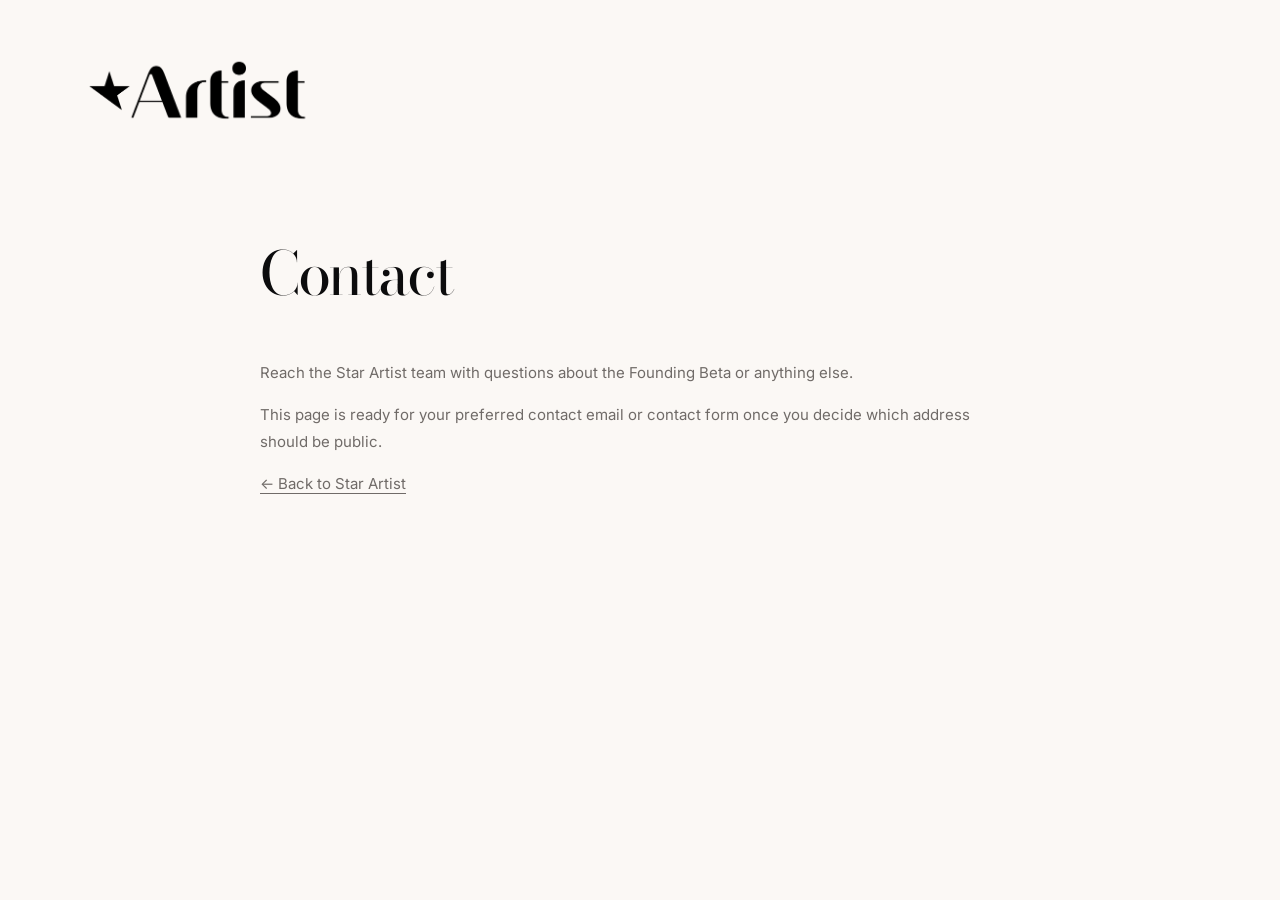
<file: contact.html>
<!doctype html><html lang="en"><head><meta charset="utf-8"><meta name="viewport" content="width=device-width,initial-scale=1"><title>Contact — Star Artist</title><link rel="preconnect" href="https://fonts.googleapis.com"><link rel="preconnect" href="https://fonts.gstatic.com" crossorigin><link href="https://fonts.googleapis.com/css2?family=Bodoni+Moda:opsz,wght@6..96,400&family=Inter:wght@400;500&display=swap" rel="stylesheet"><link rel="stylesheet" href="./styles.css"></head><body><main class="legal-page"><a class="brand" href="./index.html"><img src="./assets/star-artist-wordmark.png" alt="Star Artist"></a><div class="legal-wrap"><h1>Contact</h1><p>Reach the Star Artist team with questions about the Founding Beta or anything else.</p><p>This page is ready for your preferred contact email or contact form once you decide which address should be public.</p><p><a href="./index.html">← Back to Star Artist</a></p></div></main></body></html>
</file>
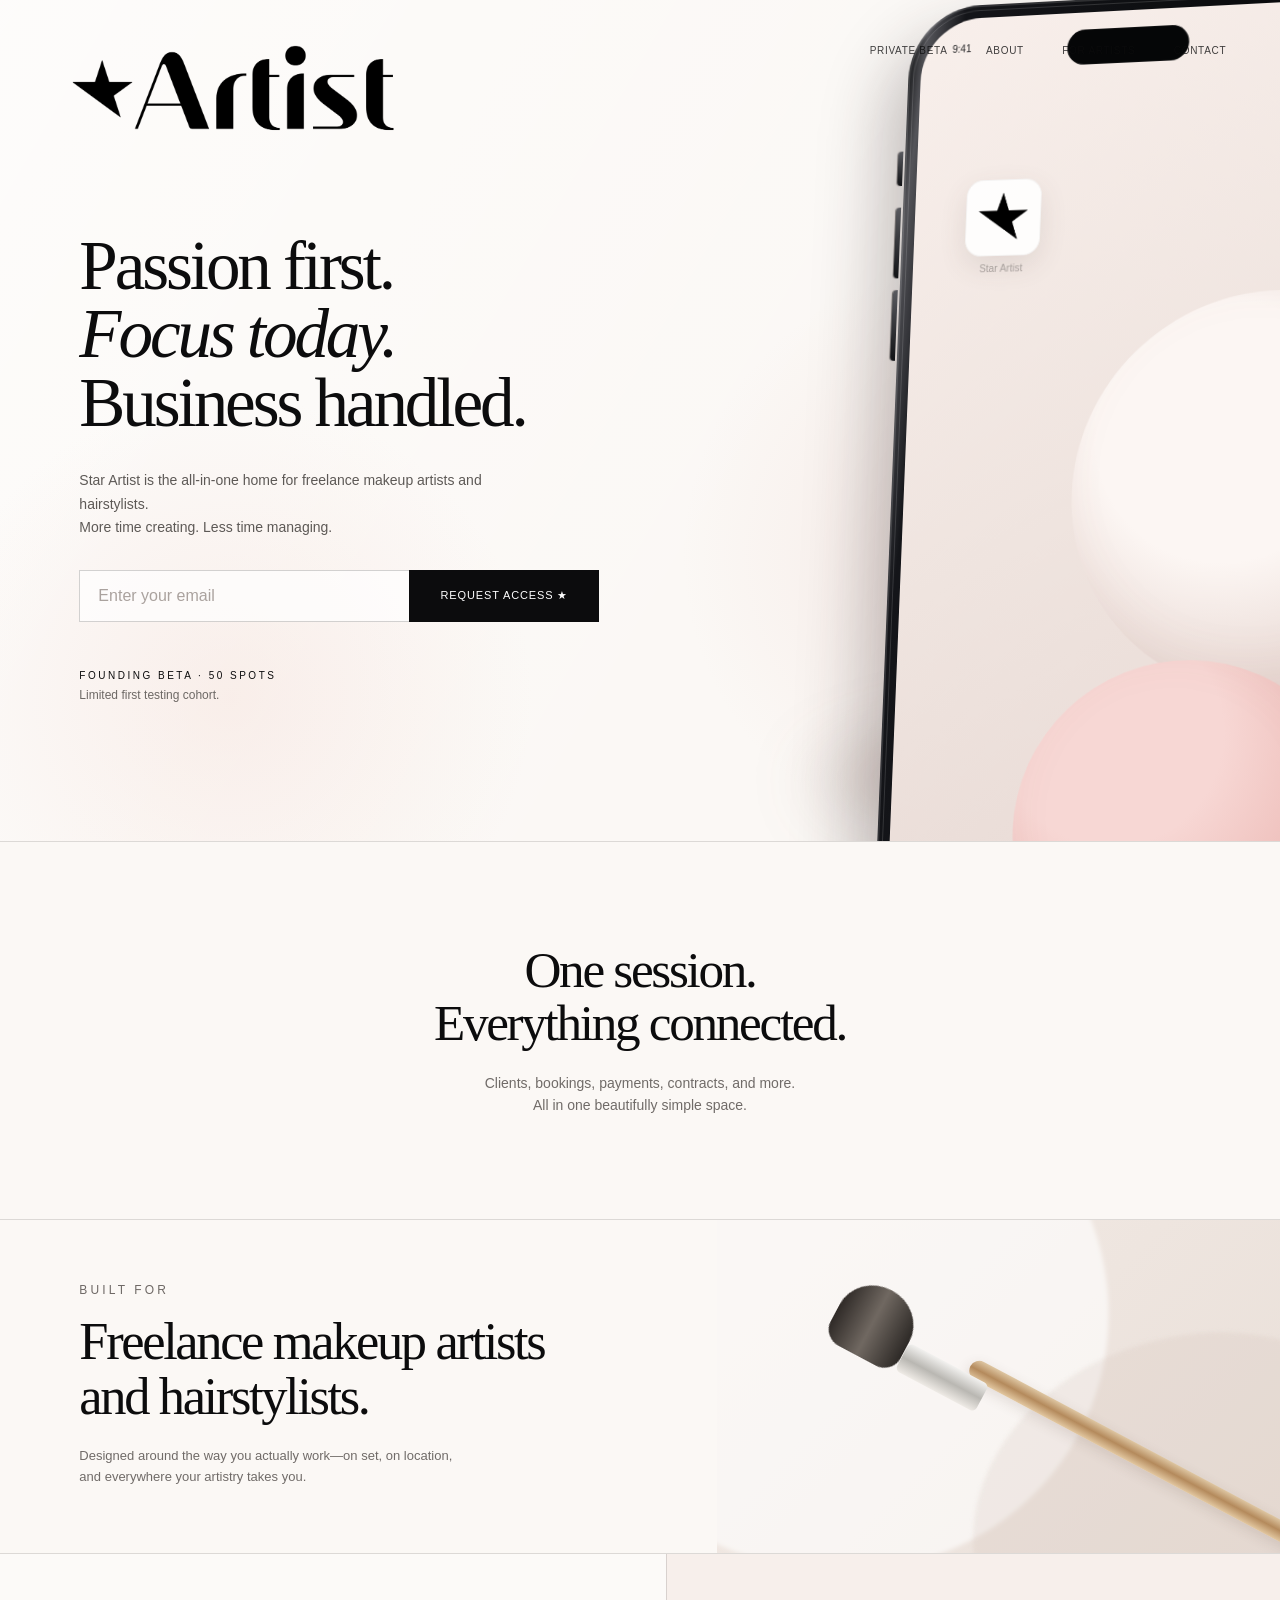
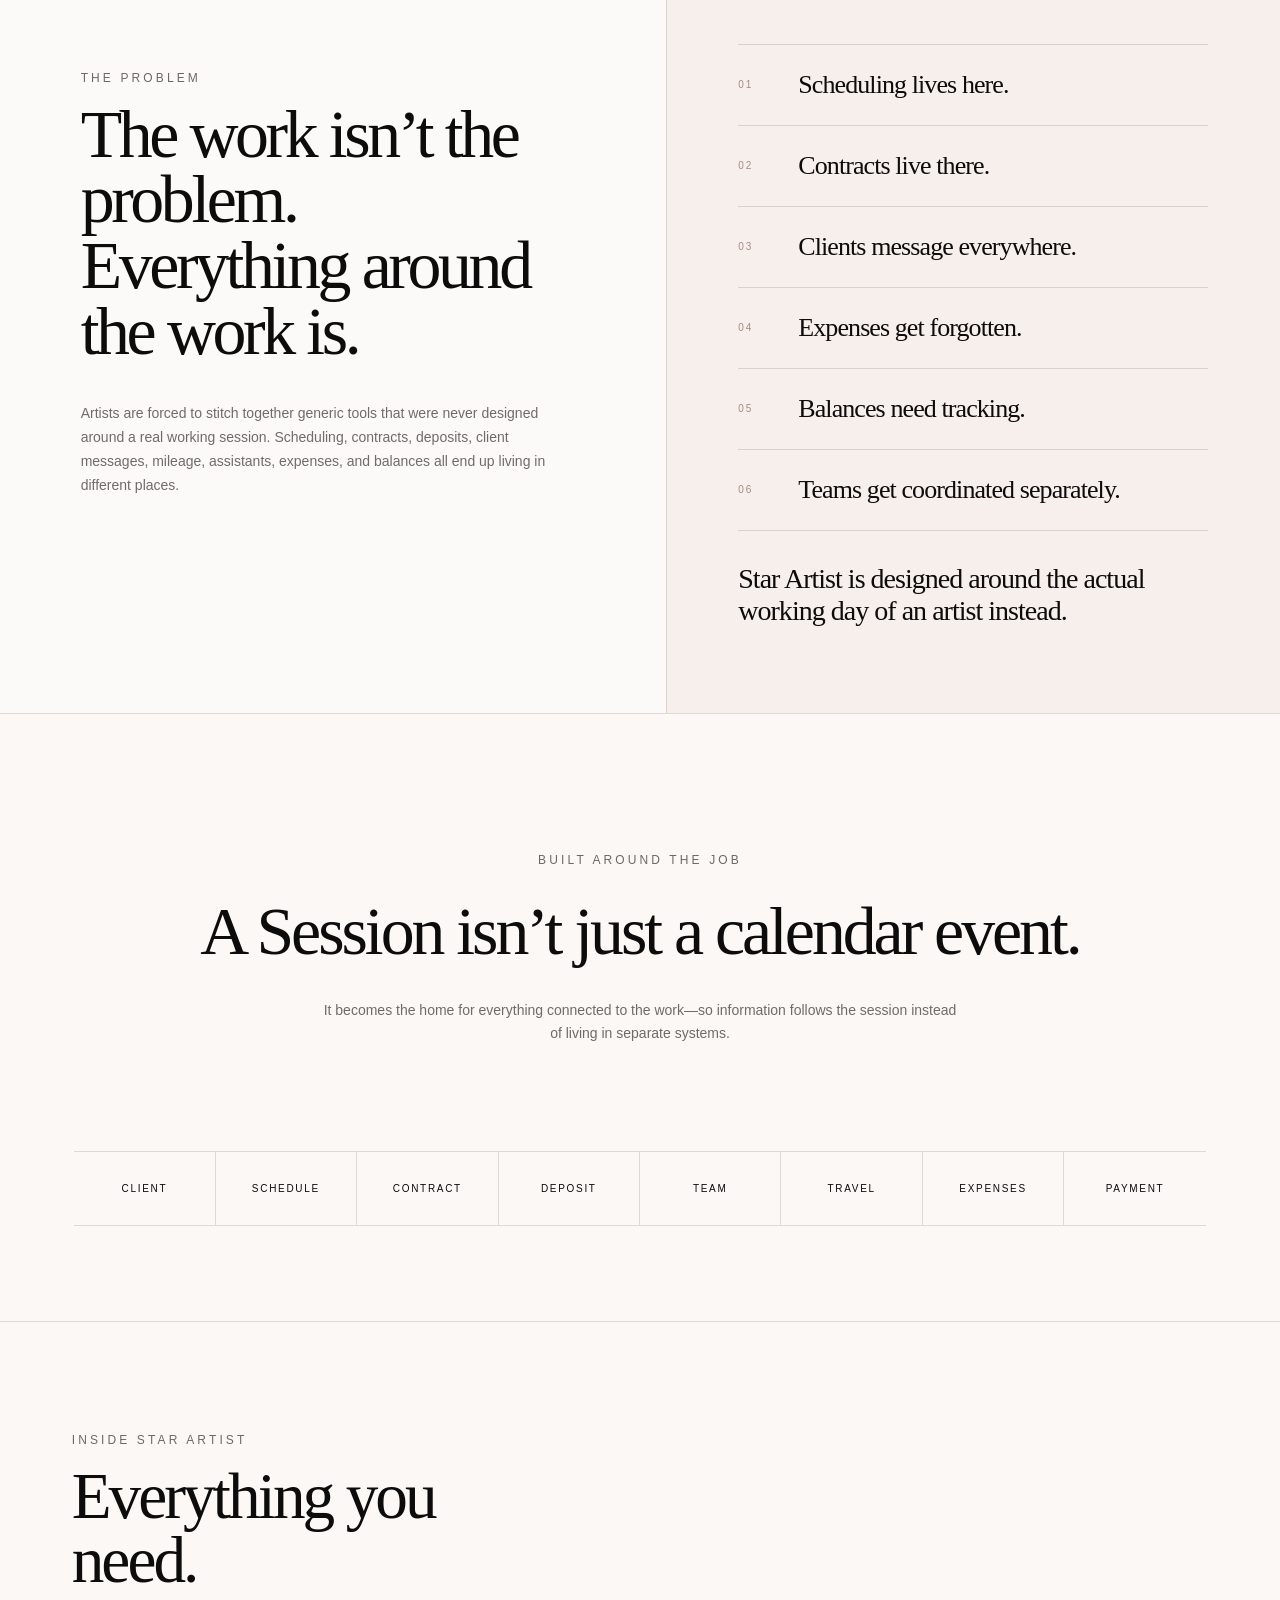
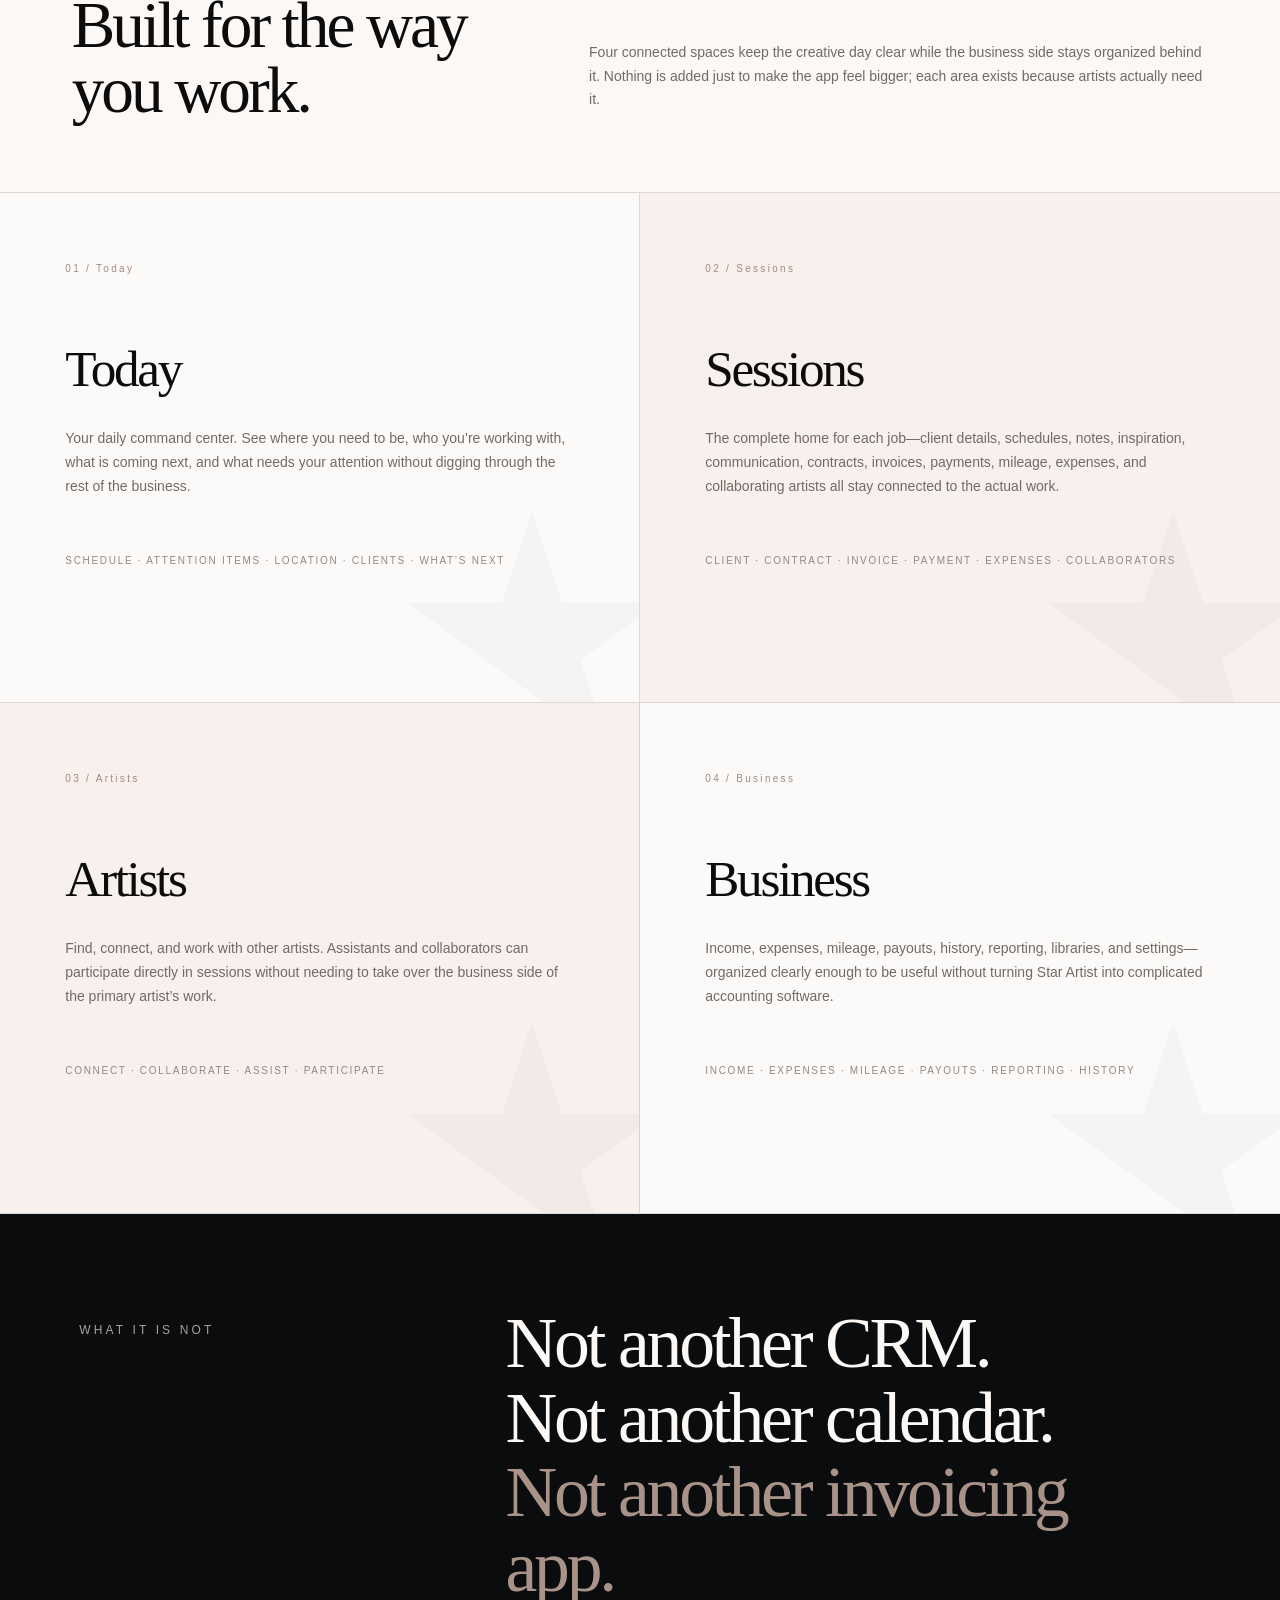
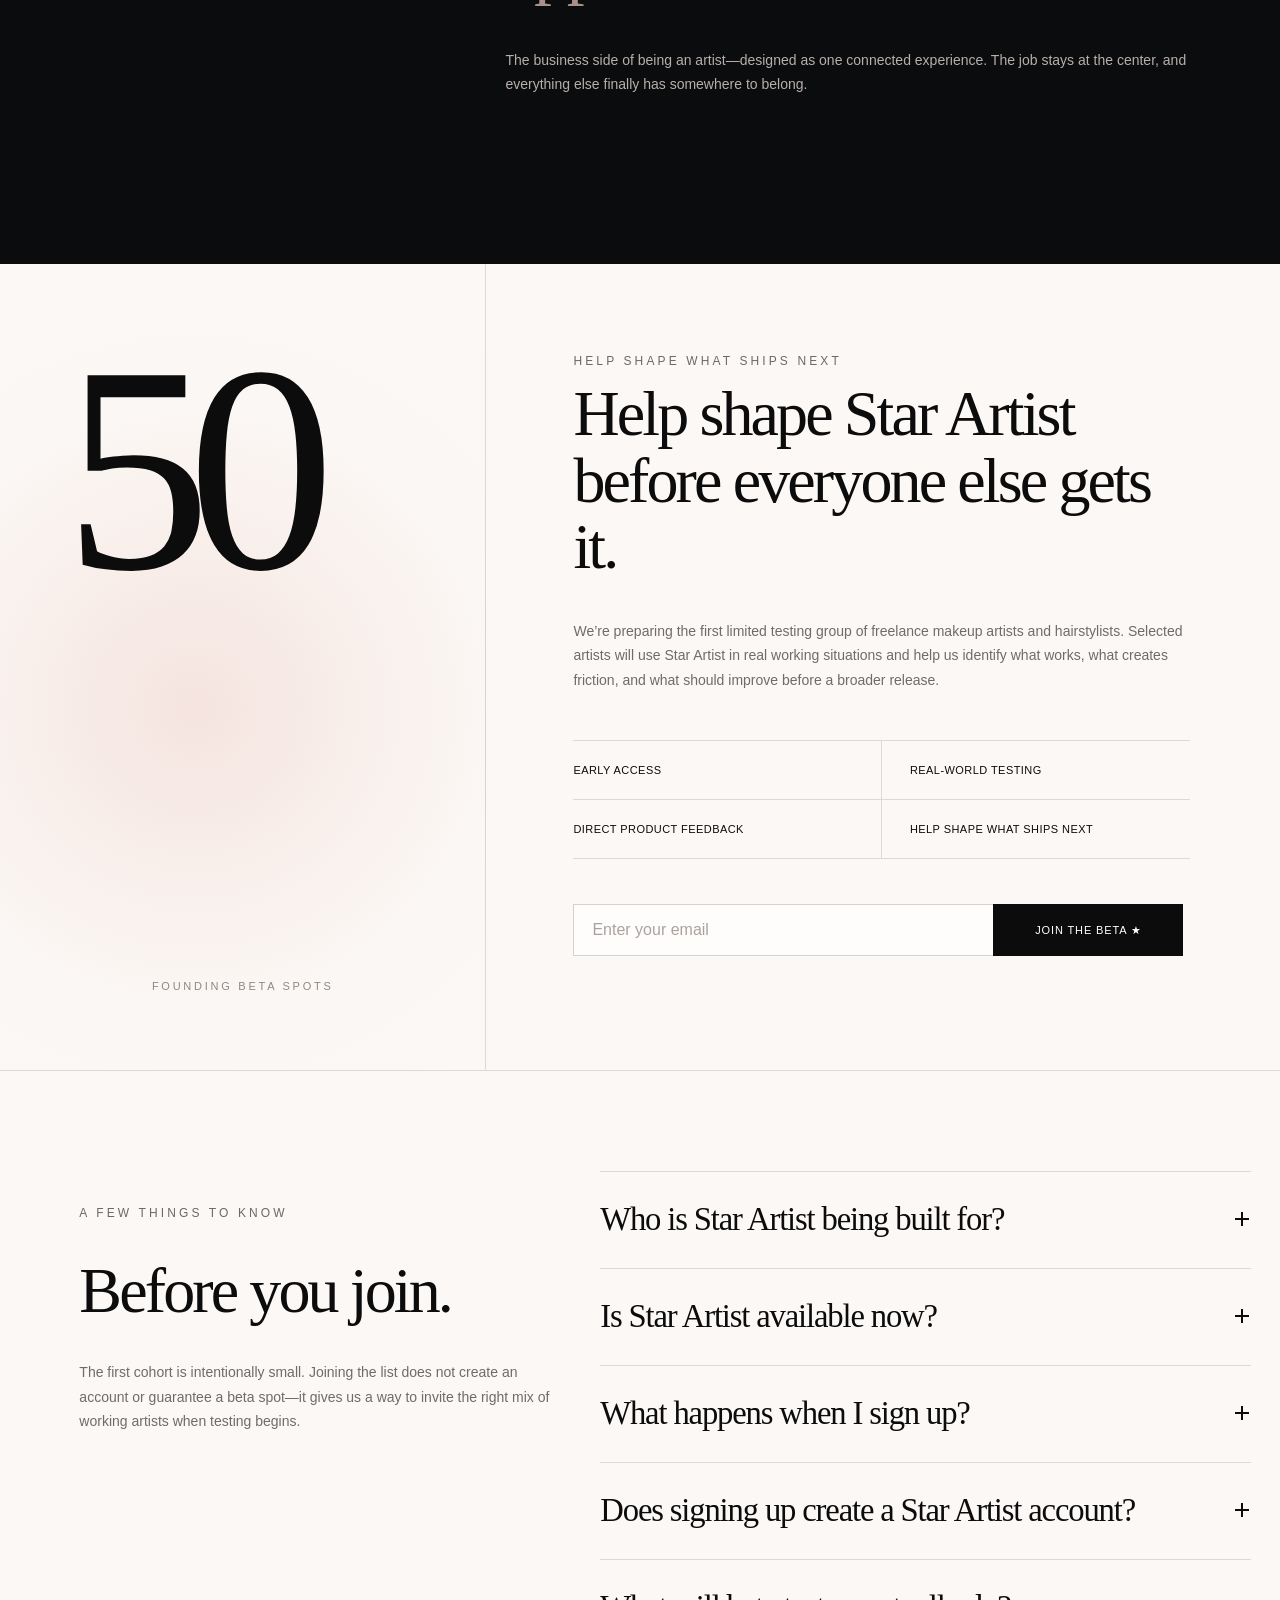
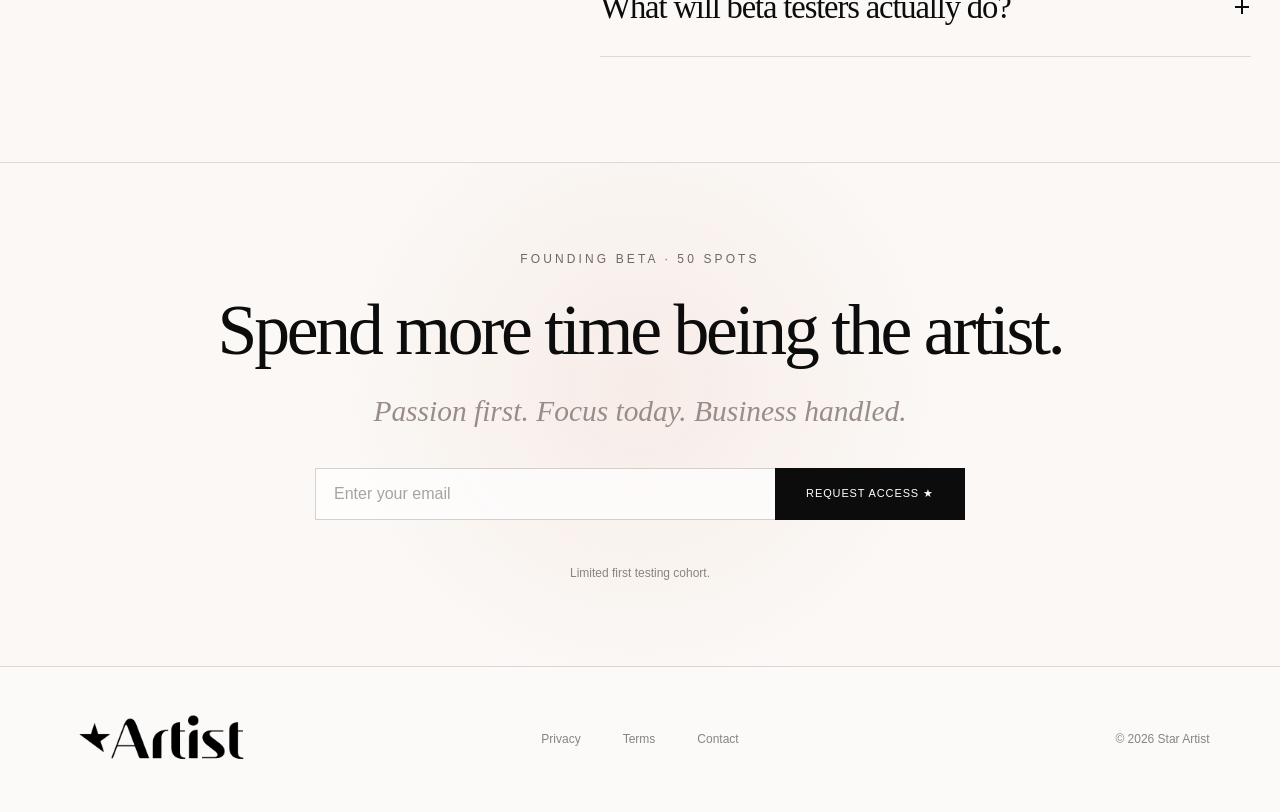
<file: preview.html>
<!doctype html>
<html lang="en">
<head>
  <meta charset="utf-8" />
  <meta name="viewport" content="width=device-width, initial-scale=1" />
  <meta name="theme-color" content="#fbf8f5" />
  <meta name="description" content="Star Artist — the business side of being an artist, designed as one connected experience. Request access to the Founding Beta." />
  <title>Star Artist — Founding Beta</title>
  <link rel="stylesheet" href="./styles.css" />
</head>
<body>
  <header class="site-header" id="top">
    <a class="brand brand--header" href="#top" aria-label="Star Artist home">
      <img src="./assets/star-artist-wordmark.png" alt="Star Artist" />
    </a>
    <nav class="top-nav" aria-label="Primary navigation">
      <a href="#beta">Private Beta</a>
      <a href="#about">About</a>
      <a href="#for-artists">For Artists</a>
      <a href="#contact">Contact</a>
    </nav>
  </header>

  <main>
    <section class="hero" aria-labelledby="hero-title">
      <div class="hero-atmosphere" aria-hidden="true"></div>
      <div class="hero-copy">
        <h1 id="hero-title" class="hero-title">
          <span>Passion first.</span>
          <em>Focus today.</em>
          <span>Business handled.</span>
        </h1>
        <p class="hero-subcopy">
          Star Artist is the all-in-one home for freelance makeup artists and hairstylists.<br />
          More time creating. Less time managing.
        </p>

        <form class="signup-form signup-form--hero" data-source="hero" novalidate>
          <div class="signup-row">
            <label class="sr-only" for="hero-email">Email address</label>
            <input id="hero-email" name="email" type="email" inputmode="email" autocomplete="email" placeholder="Enter your email" required />
            <button type="submit">Request Access <span aria-hidden="true">★</span></button>
          </div>
          <p class="form-error" role="alert" aria-live="polite"></p>
          <div class="form-success" aria-live="polite"></div>
        </form>

        <div class="beta-note">
          <strong>FOUNDING BETA · 50 SPOTS</strong>
          <span>Limited first testing cohort.</span>
        </div>
      </div>

      <div class="hero-product" aria-label="Star Artist app on an iPhone">
        <div class="phone-shadow" aria-hidden="true"></div>
        <div class="phone">
          <span class="phone-button phone-button--action" aria-hidden="true"></span>
          <span class="phone-button phone-button--volume1" aria-hidden="true"></span>
          <span class="phone-button phone-button--volume2" aria-hidden="true"></span>
          <div class="phone-screen">
            <div class="dynamic-island" aria-hidden="true"></div>
            <div class="phone-status" aria-hidden="true"><span>9:41</span><span>● ● ●</span></div>
            <div class="wallpaper-orb wallpaper-orb--one" aria-hidden="true"></div>
            <div class="wallpaper-orb wallpaper-orb--two" aria-hidden="true"></div>
            <div class="app-icon-wrap">
              <div class="app-icon"><img src="./assets/star-artist-star.png" alt="" /></div>
              <span>Star Artist</span>
            </div>
            <div class="home-indicator" aria-hidden="true"></div>
          </div>
        </div>
      </div>
    </section>

    <section class="one-session" id="about" aria-labelledby="one-session-title">
      <h2 id="one-session-title">One session.<br />Everything connected.</h2>
      <p>Clients, bookings, payments, contracts, and more.<br />All in one beautifully simple space.</p>
    </section>

    <section class="built-for" id="for-artists" aria-labelledby="built-for-title">
      <div class="built-for-copy">
        <p class="eyebrow">BUILT FOR</p>
        <h2 id="built-for-title">Freelance makeup artists<br />and hairstylists.</h2>
        <p>Designed around the way you actually work—on set, on location,<br class="desktop-break" /> and everywhere your artistry takes you.</p>
      </div>
      <div class="built-for-art" aria-hidden="true">
        <div class="soft-fold soft-fold--one"></div>
        <div class="soft-fold soft-fold--two"></div>
        <div class="brush-handle"></div>
        <div class="brush-ferrule"></div>
        <div class="brush-bristles"></div>
      </div>
    </section>

    <section class="problem" aria-labelledby="problem-title">
      <div class="problem-intro">
        <p class="eyebrow">THE PROBLEM</p>
        <h2 id="problem-title">The work isn’t the<br />problem.<br />Everything around<br />the work is.</h2>
        <p class="problem-copy">Artists are forced to stitch together generic tools that were never designed around a real working session. Scheduling, contracts, deposits, client messages, mileage, assistants, expenses, and balances all end up living in different places.</p>
      </div>
      <div class="problem-list-wrap">
        <ol class="problem-list">
          <li><span>01</span><strong>Scheduling lives here.</strong></li>
          <li><span>02</span><strong>Contracts live there.</strong></li>
          <li><span>03</span><strong>Clients message everywhere.</strong></li>
          <li><span>04</span><strong>Expenses get forgotten.</strong></li>
          <li><span>05</span><strong>Balances need tracking.</strong></li>
          <li><span>06</span><strong>Teams get coordinated separately.</strong></li>
        </ol>
        <p class="problem-resolution">Star Artist is designed around the actual<br />working day of an artist instead.</p>
      </div>
    </section>

    <section class="session-flow" aria-labelledby="session-flow-title">
      <p class="eyebrow">BUILT AROUND THE JOB</p>
      <h2 id="session-flow-title">A Session isn’t just a calendar event.</h2>
      <p class="section-copy">It becomes the home for everything connected to the work—so information follows the session instead<br class="desktop-break" /> of living in separate systems.</p>
      <div class="flow-strip" aria-label="Everything connected to a Session">
        <span>CLIENT</span><span>SCHEDULE</span><span>CONTRACT</span><span>DEPOSIT</span><span>TEAM</span><span>TRAVEL</span><span>EXPENSES</span><span>PAYMENT</span>
      </div>
    </section>

    <section class="inside" aria-labelledby="inside-title">
      <div class="inside-intro">
        <div>
          <p class="eyebrow">INSIDE STAR ARTIST</p>
          <h2 id="inside-title">Everything you<br />need.<br />Built for the way<br />you work.</h2>
        </div>
        <p>Four connected spaces keep the creative day clear while the business side stays organized behind it. Nothing is added just to make the app feel bigger; each area exists because artists actually need it.</p>
      </div>

      <div class="product-grid">
        <article class="product-area product-area--light">
          <p class="area-number">01 / Today</p>
          <h3>Today</h3>
          <p>Your daily command center. See where you need to be, who you’re working with, what is coming next, and what needs your attention without digging through the rest of the business.</p>
          <div class="area-tags">SCHEDULE · ATTENTION ITEMS · LOCATION · CLIENTS · WHAT’S NEXT</div>
          <img class="area-watermark" src="./assets/star-artist-star.png" alt="" aria-hidden="true" />
        </article>

        <article class="product-area product-area--tint">
          <p class="area-number">02 / Sessions</p>
          <h3>Sessions</h3>
          <p>The complete home for each job—client details, schedules, notes, inspiration, communication, contracts, invoices, payments, mileage, expenses, and collaborating artists all stay connected to the actual work.</p>
          <div class="area-tags">CLIENT · CONTRACT · INVOICE · PAYMENT · EXPENSES · COLLABORATORS</div>
          <img class="area-watermark" src="./assets/star-artist-star.png" alt="" aria-hidden="true" />
        </article>

        <article class="product-area product-area--tint">
          <p class="area-number">03 / Artists</p>
          <h3>Artists</h3>
          <p>Find, connect, and work with other artists. Assistants and collaborators can participate directly in sessions without needing to take over the business side of the primary artist’s work.</p>
          <div class="area-tags">CONNECT · COLLABORATE · ASSIST · PARTICIPATE</div>
          <img class="area-watermark" src="./assets/star-artist-star.png" alt="" aria-hidden="true" />
        </article>

        <article class="product-area product-area--light">
          <p class="area-number">04 / Business</p>
          <h3>Business</h3>
          <p>Income, expenses, mileage, payouts, history, reporting, libraries, and settings—organized clearly enough to be useful without turning Star Artist into complicated accounting software.</p>
          <div class="area-tags">INCOME · EXPENSES · MILEAGE · PAYOUTS · REPORTING · HISTORY</div>
          <img class="area-watermark" src="./assets/star-artist-star.png" alt="" aria-hidden="true" />
        </article>
      </div>
    </section>

    <section class="not-another" aria-labelledby="not-another-title">
      <p class="eyebrow eyebrow--dark">WHAT IT IS NOT</p>
      <div>
        <h2 id="not-another-title">
          <span>Not another CRM.</span>
          <span>Not another calendar.</span>
          <span class="not-another-accent">Not another invoicing<br />app.</span>
        </h2>
        <p>The business side of being an artist—designed as one connected experience. The job stays at the center, and everything else finally has somewhere to belong.</p>
      </div>
    </section>

    <section class="founding-beta" id="beta" aria-labelledby="beta-title">
      <div class="beta-number-panel">
        <div class="beta-number">50</div>
        <p>FOUNDING BETA SPOTS</p>
      </div>
      <div class="beta-content">
        <p class="eyebrow">HELP SHAPE WHAT SHIPS NEXT</p>
        <h2 id="beta-title">Help shape Star Artist<br />before everyone else gets it.</h2>
        <p class="beta-description">We’re preparing the first limited testing group of freelance makeup artists and hairstylists. Selected artists will use Star Artist in real working situations and help us identify what works, what creates friction, and what should improve before a broader release.</p>
        <div class="beta-benefits">
          <span>EARLY ACCESS</span>
          <span>REAL-WORLD TESTING</span>
          <span>DIRECT PRODUCT FEEDBACK</span>
          <span>HELP SHAPE WHAT SHIPS NEXT</span>
        </div>
        <form class="signup-form signup-form--beta" data-source="founding_beta" novalidate>
          <div class="signup-row">
            <label class="sr-only" for="beta-email">Email address</label>
            <input id="beta-email" name="email" type="email" inputmode="email" autocomplete="email" placeholder="Enter your email" required />
            <button type="submit">Join the Beta <span aria-hidden="true">★</span></button>
          </div>
          <p class="form-error" role="alert" aria-live="polite"></p>
          <div class="form-success" aria-live="polite"></div>
        </form>
      </div>
    </section>

    <section class="faq" aria-labelledby="faq-title">
      <div class="faq-intro">
        <p class="eyebrow">A FEW THINGS TO KNOW</p>
        <h2 id="faq-title">Before you join.</h2>
        <p>The first cohort is intentionally small. Joining the list does not create an account or guarantee a beta spot—it gives us a way to invite the right mix of working artists when testing begins.</p>
      </div>
      <div class="faq-list">
        <details>
          <summary><span>Who is Star Artist being built for?</span><span class="faq-symbol" aria-hidden="true"></span></summary>
          <p>The first testing focus is freelance makeup artists and hairstylists. Star Artist is ultimately designed around artists whose work revolves around clients, sessions, collaboration, travel, and running a creative business.</p>
        </details>
        <details>
          <summary><span>Is Star Artist available now?</span><span class="faq-symbol" aria-hidden="true"></span></summary>
          <p>Not publicly. Star Artist is currently preparing for a limited Founding Beta so we can test it in real working situations before a broader release.</p>
        </details>
        <details>
          <summary><span>What happens when I sign up?</span><span class="faq-symbol" aria-hidden="true"></span></summary>
          <p>Your email is added to the early-access list. When beta invitations begin, selected artists will receive details about access, testing, and what participation looks like.</p>
        </details>
        <details>
          <summary><span>Does signing up create a Star Artist account?</span><span class="faq-symbol" aria-hidden="true"></span></summary>
          <p>No. This page is only for early access and beta interest. A Star Artist account is created later if you are invited into testing.</p>
        </details>
        <details>
          <summary><span>What will beta testers actually do?</span><span class="faq-symbol" aria-hidden="true"></span></summary>
          <p>Use Star Artist in real work, tell us where it helps, where it slows you down, what feels missing, and what should be improved before launch.</p>
        </details>
      </div>
    </section>

    <section class="final-cta" aria-labelledby="final-cta-title">
      <p class="eyebrow">FOUNDING BETA · 50 SPOTS</p>
      <h2 id="final-cta-title">Spend more time being the artist.</h2>
      <p class="final-tagline"><em>Passion first. Focus today. Business handled.</em></p>
      <form class="signup-form signup-form--final" data-source="final_cta" novalidate>
        <div class="signup-row">
          <label class="sr-only" for="final-email">Email address</label>
          <input id="final-email" name="email" type="email" inputmode="email" autocomplete="email" placeholder="Enter your email" required />
          <button type="submit">Request Access <span aria-hidden="true">★</span></button>
        </div>
        <p class="form-error" role="alert" aria-live="polite"></p>
        <div class="form-success" aria-live="polite"></div>
      </form>
      <p class="limited-line">Limited first testing cohort.</p>
    </section>
  </main>

  <footer class="site-footer" id="contact">
    <a class="brand brand--footer" href="#top" aria-label="Star Artist home">
      <img src="./assets/star-artist-wordmark.png" alt="Star Artist" />
    </a>
    <nav aria-label="Footer navigation">
      <a href="./privacy.html">Privacy</a>
      <a href="./terms.html">Terms</a>
      <a href="./contact.html">Contact</a>
    </nav>
    <p>© 2026 Star Artist</p>
  </footer>

  <template id="secondary-form-template">
    <div class="secondary-prompt">
      <button type="button" class="secondary-toggle">Tell us a little about your business →</button>
      <form class="secondary-form" hidden novalidate>
        <div class="secondary-grid">
          <label>First name<input name="first_name" type="text" autocomplete="given-name" /></label>
          <label>Artist type
            <select name="artist_type">
              <option value="">Select one</option>
              <option>Makeup Artist</option>
              <option>Hairstylist</option>
              <option>Both</option>
            </select>
          </label>
          <label>City / metro<input name="city" type="text" autocomplete="address-level2" /></label>
          <label>Years working professionally<input name="years_experience" type="text" inputmode="numeric" /></label>
          <label class="secondary-span">Work style
            <select name="work_style">
              <option value="">Select one</option>
              <option>Mostly solo</option>
              <option>Sometimes with assistants/artists</option>
              <option>Regularly with a team</option>
            </select>
          </label>
          <label class="secondary-span">What’s the most frustrating part of running the business side of your work?
            <textarea name="biggest_business_pain" rows="4"></textarea>
          </label>
        </div>
        <button type="submit" class="secondary-submit">Save details</button>
        <p class="secondary-status" role="status" aria-live="polite"></p>
      </form>
    </div>
  </template>


</body>
</html>
</file>
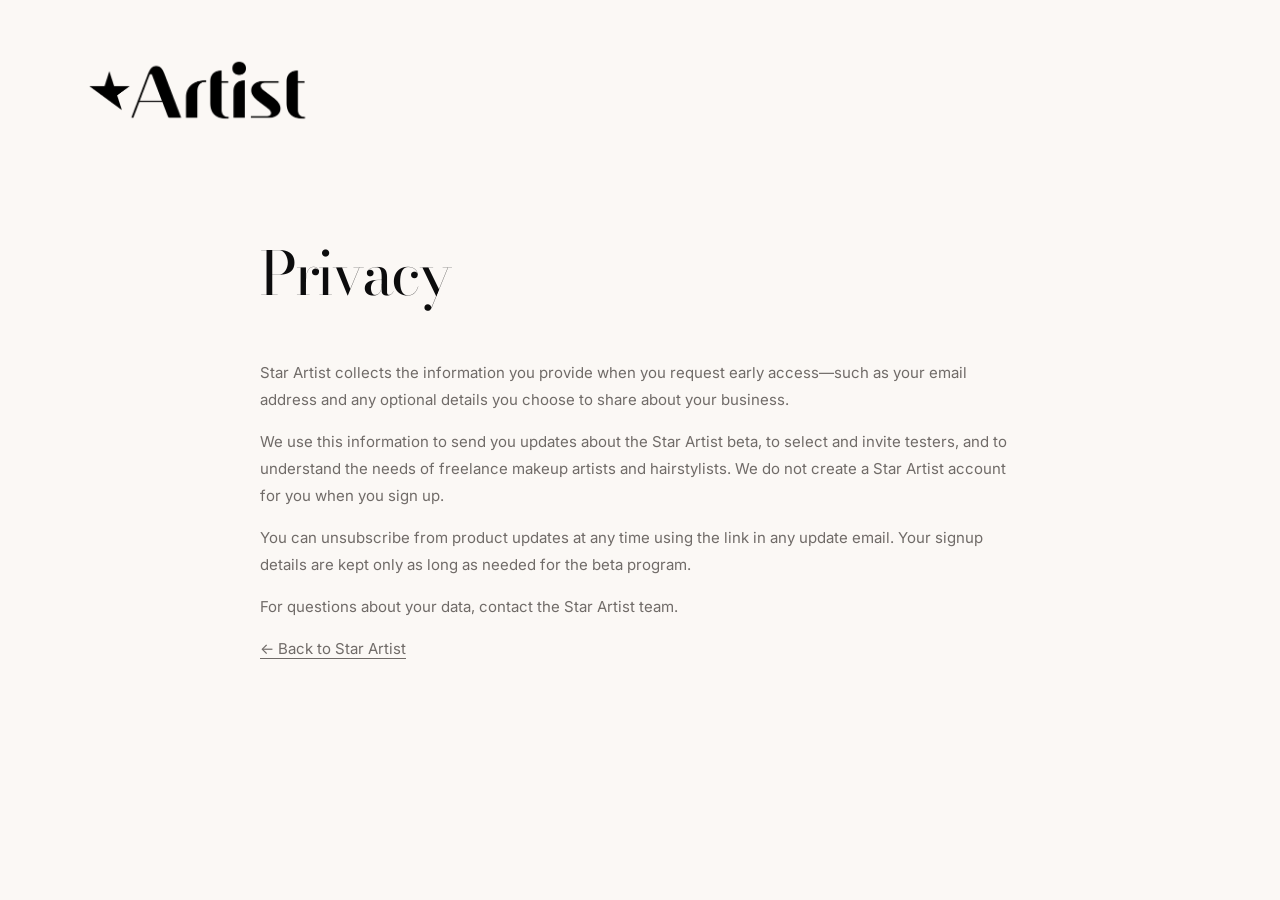
<file: privacy.html>
<!doctype html><html lang="en"><head><meta charset="utf-8"><meta name="viewport" content="width=device-width,initial-scale=1"><title>Privacy — Star Artist</title><link rel="preconnect" href="https://fonts.googleapis.com"><link rel="preconnect" href="https://fonts.gstatic.com" crossorigin><link href="https://fonts.googleapis.com/css2?family=Bodoni+Moda:opsz,wght@6..96,400&family=Inter:wght@400;500&display=swap" rel="stylesheet"><link rel="stylesheet" href="./styles.css"></head><body><main class="legal-page"><a class="brand" href="./index.html"><img src="./assets/star-artist-wordmark.png" alt="Star Artist"></a><div class="legal-wrap"><h1>Privacy</h1><p>Star Artist collects the information you provide when you request early access—such as your email address and any optional details you choose to share about your business.</p><p>We use this information to send you updates about the Star Artist beta, to select and invite testers, and to understand the needs of freelance makeup artists and hairstylists. We do not create a Star Artist account for you when you sign up.</p><p>You can unsubscribe from product updates at any time using the link in any update email. Your signup details are kept only as long as needed for the beta program.</p><p>For questions about your data, contact the Star Artist team.</p><p><a href="./index.html">← Back to Star Artist</a></p></div></main></body></html>
</file>
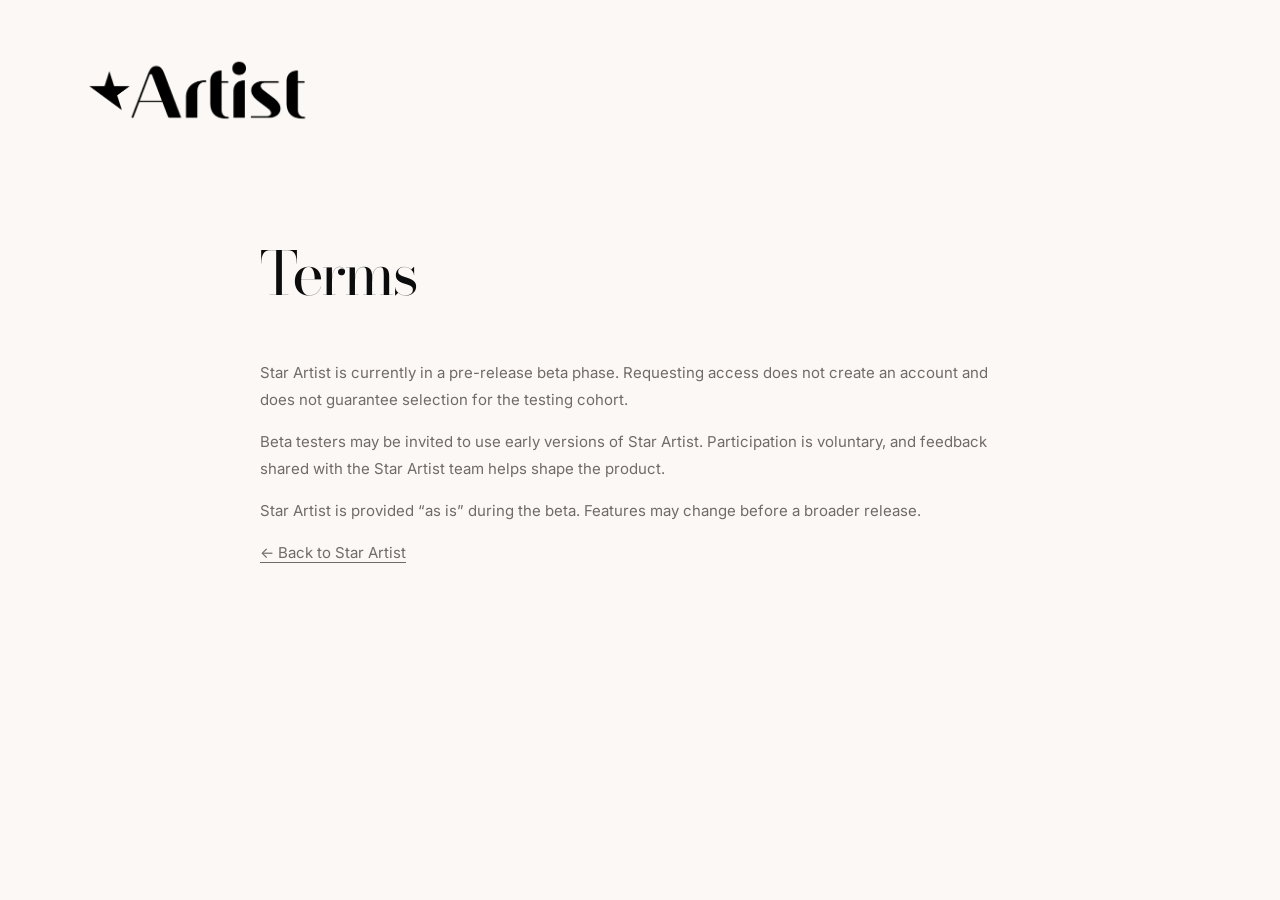
<file: terms.html>
<!doctype html><html lang="en"><head><meta charset="utf-8"><meta name="viewport" content="width=device-width,initial-scale=1"><title>Terms — Star Artist</title><link rel="preconnect" href="https://fonts.googleapis.com"><link rel="preconnect" href="https://fonts.gstatic.com" crossorigin><link href="https://fonts.googleapis.com/css2?family=Bodoni+Moda:opsz,wght@6..96,400&family=Inter:wght@400;500&display=swap" rel="stylesheet"><link rel="stylesheet" href="./styles.css"></head><body><main class="legal-page"><a class="brand" href="./index.html"><img src="./assets/star-artist-wordmark.png" alt="Star Artist"></a><div class="legal-wrap"><h1>Terms</h1><p>Star Artist is currently in a pre-release beta phase. Requesting access does not create an account and does not guarantee selection for the testing cohort.</p><p>Beta testers may be invited to use early versions of Star Artist. Participation is voluntary, and feedback shared with the Star Artist team helps shape the product.</p><p>Star Artist is provided “as is” during the beta. Features may change before a broader release.</p><p><a href="./index.html">← Back to Star Artist</a></p></div></main></body></html>
</file>
<file: styles.css>
:root {
  --paper: #fbf8f5;
  --paper-2: #f7efeb;
  --paper-3: #f3e6e1;
  --ink: #0c0c0d;
  --muted: #706b68;
  --line: rgba(12, 12, 13, 0.13);
  --accent: #aa938b;
  --dark: #0b0c0d;
  --serif: "Bodoni Moda", Didot, "Times New Roman", serif;
  --sans: Inter, Futura, "Avenir Next", Avenir, Helvetica, Arial, sans-serif;
}

* { box-sizing: border-box; }
html { scroll-behavior: smooth; }
body {
  margin: 0;
  background: var(--paper);
  color: var(--ink);
  font-family: var(--sans);
  -webkit-font-smoothing: antialiased;
  text-rendering: optimizeLegibility;
}
img { display: block; max-width: 100%; }
a { color: inherit; }
button, input, select, textarea { font: inherit; }
button { cursor: pointer; }
.sr-only {
  position: absolute; width: 1px; height: 1px; padding: 0; margin: -1px;
  overflow: hidden; clip: rect(0,0,0,0); white-space: nowrap; border: 0;
}
.eyebrow {
  margin: 0;
  font-size: 12px;
  line-height: 1;
  letter-spacing: .26em;
  text-transform: uppercase;
  color: #6e6865;
  font-weight: 500;
}

.site-header {
  position: absolute;
  inset: 0 0 auto 0;
  z-index: 20;
  display: flex;
  align-items: flex-start;
  justify-content: space-between;
  padding: 28px 4.2vw 0;
}
.brand--header {
  width: clamp(245px, 28vw, 430px);
  display: block;
  overflow: hidden;
}
.brand--header img {
  width: 100%;
  transform: scale(1.04);
  transform-origin: left center;
}
.top-nav {
  display: flex;
  gap: clamp(22px, 3vw, 54px);
  padding-top: 17px;
  font-size: 10px;
  letter-spacing: .07em;
  text-transform: uppercase;
}
.top-nav a { text-decoration: none; opacity: .78; }
.top-nav a:hover { opacity: 1; }

.hero {
  position: relative;
  min-height: 820px;
  overflow: hidden;
  border-bottom: 1px solid var(--line);
  background: #fbf8f5;
  display: grid;
  grid-template-columns: 54% 46%;
}
.hero-atmosphere {
  position: absolute;
  inset: 0;
  background:
    radial-gradient(circle at 76% 66%, rgba(228, 188, 181, .23), transparent 26%),
    radial-gradient(circle at 18% 83%, rgba(241, 211, 202, .30), transparent 24%),
    linear-gradient(120deg, rgba(255,255,255,.56), transparent 62%);
  pointer-events: none;
}
.hero-copy {
  position: relative;
  z-index: 3;
  align-self: center;
  padding: 175px 5.2vw 82px 6.2vw;
  max-width: 780px;
}
.hero-title {
  margin: 0;
  font-family: var(--serif);
  font-size: clamp(55px, 5.4vw, 86px);
  font-weight: 400;
  line-height: .99;
  letter-spacing: -.045em;
}
.hero-title span,
.hero-title em { display: block; }
.hero-title em { font-weight: 400; }
.hero-subcopy {
  margin: 32px 0 0;
  color: #5d5956;
  font-size: 14px;
  line-height: 1.68;
  max-width: 460px;
}
.signup-form { width: min(100%, 520px); }
.signup-form--hero { margin-top: 30px; }
.signup-row {
  display: flex;
  min-height: 52px;
}
.signup-row input {
  min-width: 0;
  flex: 1 1 auto;
  border: 1px solid rgba(12,12,13,.18);
  border-right: 0;
  background: rgba(255,255,255,.7);
  padding: 0 18px;
  color: var(--ink);
  border-radius: 0;
  outline: none;
}
.signup-row input:focus { border-color: rgba(12,12,13,.55); }
.signup-row input::placeholder { color: #aaa29e; }
.signup-row button {
  min-width: 190px;
  border: 1px solid var(--ink);
  background: var(--ink);
  color: white;
  padding: 0 22px;
  text-transform: uppercase;
  letter-spacing: .08em;
  font-size: 11px;
  border-radius: 0;
  transition: background .2s ease, color .2s ease;
}
.signup-row button:hover { background: #232326; }
.signup-row button:disabled { opacity: .5; cursor: wait; }
.form-error { min-height: 18px; margin: 8px 0 0; color: #8e3f3f; font-size: 12px; }
.form-success { margin-top: 8px; font-size: 13px; color: #5d5956; }
.beta-note { margin-top: 22px; display: grid; gap: 7px; }
.beta-note strong {
  font-size: 10px;
  letter-spacing: .25em;
  font-weight: 500;
}
.beta-note span { color: #6d6865; font-size: 12px; }

.hero-product {
  position: relative;
  z-index: 2;
  min-height: 820px;
  display: flex;
  align-items: flex-end;
  justify-content: flex-end;
  padding-right: 0;
  padding-bottom: 0;
}
.phone-shadow {
  position: absolute;
  width: 420px;
  height: 90px;
  right: 45px;
  bottom: 30px;
  background: rgba(109, 74, 66, .22);
  filter: blur(34px);
  border-radius: 50%;
  transform: rotate(-5deg);
}
.phone {
  position: relative;
  width: clamp(390px, 35vw, 575px);
  aspect-ratio: 9 / 18.8;
  margin-right: -35px;
  margin-bottom: -95px;
  padding: 13px;
  border-radius: 72px;
  background: linear-gradient(95deg, #08090a 0%, #545459 4%, #141519 11%, #050607 100%);
  box-shadow: -20px 34px 70px rgba(48, 34, 32, .28), inset 0 0 0 2px rgba(255,255,255,.13);
  transform: perspective(1200px) rotateY(-7deg) rotateZ(2.4deg);
  transform-origin: bottom center;
}
.phone::before {
  content: "";
  position: absolute;
  inset: 5px;
  border-radius: 67px;
  border: 1px solid rgba(255,255,255,.14);
  pointer-events: none;
}
.phone-screen {
  position: relative;
  width: 100%;
  height: 100%;
  overflow: hidden;
  border-radius: 61px;
  background: linear-gradient(150deg, #f8efeb 0%, #efe4df 52%, #e7d8d3 100%);
}
.dynamic-island {
  position: absolute;
  z-index: 5;
  top: 17px;
  left: 50%;
  transform: translateX(-50%);
  width: 29%;
  height: 35px;
  background: #050607;
  border-radius: 999px;
  box-shadow: inset 0 0 0 1px rgba(255,255,255,.04);
}
.phone-status {
  position: absolute;
  z-index: 4;
  top: 25px;
  left: 0;
  right: 0;
  display: flex;
  justify-content: space-between;
  padding: 0 32px;
  font-size: 10px;
  color: #242426;
}
.app-icon-wrap {
  position: absolute;
  z-index: 3;
  left: 12.5%;
  top: 18%;
  display: grid;
  justify-items: center;
  gap: 7px;
  color: rgba(91,87,85,.48);
  font-size: clamp(10px, .8vw, 13px);
}
.app-icon {
  width: clamp(66px, 6vw, 92px);
  aspect-ratio: 1;
  background: rgba(255,255,255,.9);
  border-radius: 22%;
  display: grid;
  place-items: center;
  box-shadow: 0 10px 28px rgba(93,70,65,.12), inset 0 0 0 1px rgba(0,0,0,.04);
}
.app-icon img { width: 70%; height: 70%; object-fit: contain; }
.wallpaper-orb { position: absolute; border-radius: 50%; }
.wallpaper-orb--one {
  width: 94%; aspect-ratio: 1; right: -35%; top: 31%;
  background: radial-gradient(circle at 38% 35%, #fcf6f3 0 36%, #eadbd6 68%, #dfcbc5 100%);
  box-shadow: inset -20px -20px 55px rgba(148,103,92,.08);
}
.wallpaper-orb--two {
  width: 82%; aspect-ratio: 1; right: -12%; bottom: -9%;
  background: radial-gradient(circle at 28% 22%, #f7d7d4 0 30%, #eebeba 60%, #dfa7a3 100%);
  box-shadow: inset -15px -20px 55px rgba(151,86,79,.09);
}
.home-indicator {
  position: absolute;
  z-index: 6;
  left: 50%;
  bottom: 15px;
  transform: translateX(-50%);
  width: 29%;
  height: 5px;
  background: rgba(34,34,36,.42);
  border-radius: 999px;
}
.phone-button {
  position: absolute;
  left: -7px;
  width: 5px;
  background: linear-gradient(#595a5f, #111215);
  border-radius: 4px 0 0 4px;
  box-shadow: -1px 0 1px rgba(0,0,0,.5);
}
.phone-button--action { top: 145px; height: 35px; }
.phone-button--volume1 { top: 202px; height: 72px; }
.phone-button--volume2 { top: 286px; height: 72px; }

.one-session {
  padding: clamp(70px, 8vw, 120px) 24px;
  text-align: center;
  border-bottom: 1px solid var(--line);
}
.one-session h2,
.built-for h2,
.session-flow h2,
.inside h2,
.founding-beta h2,
.faq h2,
.final-cta h2 {
  font-family: var(--serif);
  font-weight: 400;
  letter-spacing: -.045em;
}
.one-session h2 { margin: 0; font-size: clamp(42px, 4vw, 66px); line-height: 1.03; }
.one-session p { margin: 22px auto 0; color: var(--muted); font-size: 14px; line-height: 1.6; }

.built-for {
  min-height: 330px;
  display: grid;
  grid-template-columns: 56% 44%;
  border-bottom: 1px solid var(--line);
  overflow: hidden;
  background: #fbf8f5;
}
.built-for-copy { padding: 64px 5.5vw 65px 6.2vw; }
.built-for h2 { margin: 18px 0 0; font-size: clamp(43px, 4.1vw, 66px); line-height: 1.05; }
.built-for-copy > p:last-child { margin: 22px 0 0; max-width: 530px; color: var(--muted); font-size: 13px; line-height: 1.6; }
.built-for-art {
  position: relative;
  overflow: hidden;
  background: linear-gradient(135deg, #f3ebe6, #e9dfd8);
}
.soft-fold { position: absolute; border-radius: 50%; filter: blur(2px); }
.soft-fold--one { width: 100%; height: 160%; left: -30%; top: -55%; background: rgba(255,255,255,.62); transform: rotate(24deg); }
.soft-fold--two { width: 80%; height: 110%; right: -25%; bottom: -45%; background: rgba(211,192,180,.22); transform: rotate(-16deg); }
.brush-handle {
  position: absolute; width: 68%; height: 20px; right: -9%; bottom: 26%;
  border-radius: 999px; transform: rotate(28deg);
  background: linear-gradient(#dec6a2, #b48a5c 50%, #e2c7a0);
  box-shadow: 0 4px 13px rgba(80,57,40,.13);
}
.brush-ferrule {
  position: absolute; width: 16%; height: 31px; right: 52%; bottom: 48%;
  transform: rotate(28deg); border-radius: 5px;
  background: linear-gradient(#f2f1ef, #b9b7b2 52%, #eeeae5);
}
.brush-bristles {
  position: absolute; width: 14%; height: 74px; right: 65%; bottom: 58%;
  transform: rotate(28deg); border-radius: 50% 50% 24% 24%;
  background: linear-gradient(90deg, #2f2a27, #706861 48%, #2d2926);
  filter: blur(.2px);
}

.problem {
  display: grid;
  grid-template-columns: 52% 48%;
  min-height: 760px;
  border-bottom: 1px solid var(--line);
}
.problem-intro { padding: 118px 7vw 98px 6.3vw; background: #fcfaf8; }
.problem-intro h2 {
  margin: 18px 0 0;
  font-family: var(--serif);
  font-weight: 400;
  font-size: clamp(56px, 5.3vw, 84px);
  line-height: .97;
  letter-spacing: -.05em;
}
.problem-copy { margin: 36px 0 0; max-width: 660px; color: var(--muted); font-size: 14px; line-height: 1.72; }
.problem-list-wrap { padding: 90px 5.6vw 80px; background: var(--paper-2); border-left: 1px solid var(--line); }
.problem-list { list-style: none; padding: 0; margin: 0; border-top: 1px solid var(--line); }
.problem-list li {
  display: grid;
  grid-template-columns: 48px 1fr;
  align-items: center;
  gap: 12px;
  padding: 25px 0;
  border-bottom: 1px solid var(--line);
}
.problem-list li span { color: #a38d83; font-size: 10px; letter-spacing: .18em; }
.problem-list li strong { font-family: var(--serif); font-size: clamp(26px, 2vw, 38px); font-weight: 400; letter-spacing: -.035em; }
.problem-resolution { margin: 32px 0 0; font-family: var(--serif); font-size: 28px; line-height: 1.15; letter-spacing: -.035em; }

.session-flow {
  padding: clamp(110px, 11vw, 165px) 5.8vw 95px;
  text-align: center;
  border-bottom: 1px solid var(--line);
}
.session-flow h2 { margin: 30px auto 0; font-size: clamp(52px, 5.3vw, 83px); line-height: 1.05; }
.section-copy { margin: 31px auto 0; color: var(--muted); font-size: 14px; line-height: 1.7; }
.flow-strip {
  margin-top: 105px;
  border-top: 1px solid var(--line);
  border-bottom: 1px solid var(--line);
  display: grid;
  grid-template-columns: repeat(8, 1fr);
}
.flow-strip span {
  padding: 31px 12px;
  font-size: 10px;
  letter-spacing: .17em;
  border-right: 1px solid var(--line);
}
.flow-strip span:last-child { border-right: 0; }

.inside { border-bottom: 1px solid var(--line); }
.inside-intro {
  min-height: 470px;
  padding: 80px 5.6vw 70px;
  display: grid;
  grid-template-columns: 42% 58%;
  align-items: end;
  gap: 40px;
}
.inside-intro h2 { margin: 18px 0 0; font-size: clamp(53px, 5.1vw, 78px); line-height: .99; }
.inside-intro > p { margin: 0 0 10px; max-width: 620px; color: var(--muted); font-size: 14px; line-height: 1.7; }
.product-grid { display: grid; grid-template-columns: 1fr 1fr; border-top: 1px solid var(--line); }
.product-area {
  position: relative;
  min-height: 510px;
  overflow: hidden;
  padding: 70px 5.1vw 62px;
  border-right: 1px solid var(--line);
  border-bottom: 1px solid var(--line);
}
.product-area:nth-child(2n) { border-right: 0; }
.product-area:nth-child(n+3) { border-bottom: 0; }
.product-area--light { background: #fcfaf8; }
.product-area--tint { background: #f7f0ec; }
.area-number { margin: 0; color: #a28a80; font-size: 10px; letter-spacing: .23em; }
.product-area h3 { margin: 65px 0 0; font-family: var(--serif); font-size: clamp(47px, 4vw, 64px); font-weight: 400; letter-spacing: -.045em; }
.product-area > p:not(.area-number) { position: relative; z-index: 2; margin: 28px 0 0; max-width: 650px; color: var(--muted); font-size: 14px; line-height: 1.72; }
.area-tags { position: relative; z-index: 2; margin-top: 55px; color: #908987; font-size: 10px; letter-spacing: .17em; line-height: 1.6; }
.area-watermark {
  position: absolute;
  width: 270px;
  right: -28px;
  bottom: -70px;
  opacity: .025;
  pointer-events: none;
}

.not-another {
  min-height: 650px;
  display: grid;
  grid-template-columns: 38% 62%;
  padding: 92px 6.2vw;
  background: var(--dark);
  color: #fbf8f5;
  align-items: start;
}
.eyebrow--dark { color: #a8a09c; margin-top: 18px; }
.not-another h2 { margin: 0; font-family: var(--serif); font-weight: 400; font-size: clamp(55px, 5.6vw, 88px); line-height: 1.04; letter-spacing: -.045em; }
.not-another h2 span { display: block; }
.not-another-accent { color: #a99389; }
.not-another div > p { margin: 45px 0 0; max-width: 780px; color: #b7afab; font-size: 14px; line-height: 1.7; }

.founding-beta { min-height: 720px; display: grid; grid-template-columns: 38% 62%; border-bottom: 1px solid var(--line); }
.beta-number-panel {
  position: relative;
  padding: 95px 5vw 78px;
  display: flex;
  flex-direction: column;
  justify-content: center;
  background: radial-gradient(circle at 40% 55%, #f5e4df 0%, #fbf7f4 56%, #fbf8f5 100%);
  border-right: 1px solid var(--line);
}
.beta-number { font-family: var(--serif); font-size: clamp(180px, 23vw, 360px); line-height: .75; letter-spacing: -.08em; }
.beta-number-panel p { margin: auto 0 0; text-align: center; color: #8f8783; font-size: 11px; letter-spacing: .25em; }
.beta-content { padding: 91px 7vw 80px 6.8vw; }
.beta-content h2 { margin: 14px 0 0; font-size: clamp(53px, 5vw, 78px); line-height: 1.04; }
.beta-description { margin: 38px 0 0; max-width: 710px; color: var(--muted); font-size: 14px; line-height: 1.75; }
.beta-benefits { margin-top: 48px; display: grid; grid-template-columns: 1fr 1fr; border-top: 1px solid var(--line); border-bottom: 1px solid var(--line); }
.beta-benefits span { padding: 23px 0; font-size: 11px; letter-spacing: .04em; }
.beta-benefits span:nth-child(odd) { padding-right: 28px; border-right: 1px solid var(--line); }
.beta-benefits span:nth-child(even) { padding-left: 28px; }
.beta-benefits span:nth-child(-n+2) { border-bottom: 1px solid var(--line); }
.signup-form--beta { margin-top: 45px; width: min(100%, 610px); }

.faq {
  display: grid;
  grid-template-columns: 42% 58%;
  gap: 50px;
  padding: 100px 6.2vw 105px;
  border-bottom: 1px solid var(--line);
}
.faq-intro { padding-top: 36px; }
.faq-intro h2 { margin: 35px 0 0; font-size: clamp(55px, 5vw, 76px); }
.faq-intro > p:last-child { margin: 32px 0 0; max-width: 530px; color: var(--muted); font-size: 14px; line-height: 1.75; }
.faq-list { border-top: 1px solid var(--line); }
.faq-list details { border-bottom: 1px solid var(--line); }
.faq-list summary {
  list-style: none;
  display: flex;
  align-items: flex-start;
  justify-content: space-between;
  gap: 30px;
  padding: 30px 0;
  cursor: pointer;
  font-family: var(--serif);
  font-size: clamp(31px, 2.55vw, 43px);
  line-height: 1.1;
  letter-spacing: -.035em;
}
.faq-list summary::-webkit-details-marker { display: none; }
.faq-symbol { position: relative; flex: 0 0 18px; width: 18px; height: 18px; margin-top: 8px; }
.faq-symbol::before, .faq-symbol::after {
  content: ""; position: absolute; top: 50%; left: 50%; background: var(--ink); transform: translate(-50%, -50%);
}
.faq-symbol::before { width: 14px; height: 2px; }
.faq-symbol::after { width: 2px; height: 14px; transition: opacity .18s ease; }
.faq-list details[open] .faq-symbol::after { opacity: 0; }
.faq-list details > p { margin: -6px 0 30px; max-width: 830px; color: var(--muted); font-size: 16px; line-height: 1.75; }

.final-cta {
  text-align: center;
  padding: 90px 24px 86px;
  background: radial-gradient(circle at 50% 44%, rgba(242,222,216,.46), transparent 42%), #fbf8f5;
  border-bottom: 1px solid var(--line);
}
.final-cta h2 { margin: 30px 0 0; font-size: clamp(56px, 5.6vw, 86px); line-height: 1; }
.final-tagline { margin: 28px 0 0; font-family: var(--serif); color: #998d87; font-size: clamp(25px, 2.3vw, 37px); }
.signup-form--final { margin: 40px auto 0; width: min(100%, 650px); }
.limited-line { margin: 20px 0 0; color: #8a8380; font-size: 12px; }

.site-footer {
  min-height: 145px;
  display: grid;
  grid-template-columns: 1fr auto 1fr;
  align-items: center;
  gap: 30px;
  padding: 30px 5.5vw;
  background: #fcfaf8;
}
.brand--footer { width: 190px; overflow: hidden; }
.brand--footer img { width: 100%; }
.site-footer nav { display: flex; gap: 42px; }
.site-footer a { text-decoration: none; color: #8a8380; font-size: 12px; }
.site-footer .brand { color: inherit; }
.site-footer > p { justify-self: end; margin: 0; color: #8a8380; font-size: 12px; }

.secondary-prompt { margin-top: 10px; }
.secondary-toggle {
  padding: 0;
  border: 0;
  background: transparent;
  color: var(--ink);
  font-size: 12px;
  text-decoration: underline;
  text-underline-offset: 4px;
}
.secondary-form {
  margin-top: 20px;
  padding: 20px;
  border: 1px solid var(--line);
  background: rgba(255,255,255,.55);
  text-align: left;
}
.secondary-grid { display: grid; grid-template-columns: 1fr 1fr; gap: 15px; }
.secondary-grid label { display: grid; gap: 7px; color: #514c49; font-size: 11px; line-height: 1.4; }
.secondary-grid input, .secondary-grid select, .secondary-grid textarea {
  width: 100%; border: 1px solid var(--line); background: #fff; padding: 11px; color: var(--ink); border-radius: 0; outline: none;
}
.secondary-grid textarea { resize: vertical; }
.secondary-span { grid-column: 1 / -1; }
.secondary-submit { margin-top: 15px; border: 1px solid var(--ink); background: var(--ink); color: white; padding: 11px 18px; text-transform: uppercase; font-size: 10px; letter-spacing: .08em; }
.secondary-status { margin: 10px 0 0; color: var(--muted); font-size: 11px; }

.legal-page {
  min-height: 100vh;
  padding: 48px 6vw 80px;
  background: var(--paper);
}
.legal-page .brand { display: block; width: 250px; }
.legal-wrap { max-width: 760px; margin: 90px auto 0; }
.legal-wrap h1 { font-family: var(--serif); font-weight: 400; font-size: 60px; letter-spacing: -.04em; }
.legal-wrap p { color: var(--muted); font-size: 15px; line-height: 1.8; }
.legal-wrap a { text-underline-offset: 4px; }

@media (max-width: 1050px) {
  .site-header { padding-top: 18px; }
  .brand--header { width: 270px; }
  .top-nav { gap: 18px; }
  .hero { grid-template-columns: 56% 44%; min-height: 760px; }
  .hero-copy { padding-top: 155px; }
  .hero-product { min-height: 760px; }
  .phone { width: 430px; margin-right: -90px; }
  .problem { grid-template-columns: 50% 50%; }
  .problem-intro h2 { font-size: 58px; }
  .flow-strip { grid-template-columns: repeat(4, 1fr); }
  .flow-strip span:nth-child(4) { border-right: 0; }
  .flow-strip span:nth-child(-n+4) { border-bottom: 1px solid var(--line); }
  .inside-intro { grid-template-columns: 48% 52%; }
  .not-another { grid-template-columns: 32% 68%; }
  .faq { grid-template-columns: 36% 64%; }
}

@media (max-width: 820px) {
  .site-header { position: relative; padding: 18px 20px 0; background: var(--paper); }
  .brand--header { width: 235px; }
  .top-nav a:not(:first-child) { display: none; }
  .top-nav { padding-top: 11px; }
  .hero { min-height: auto; display: block; padding-top: 0; }
  .hero-atmosphere { background: radial-gradient(circle at 67% 42%, rgba(232,198,190,.25), transparent 31%); }
  .hero-copy { padding: 70px 24px 30px; }
  .hero-title { font-size: clamp(50px, 13vw, 78px); }
  .hero-subcopy { font-size: 13px; }
  .hero-product { min-height: 535px; padding-top: 20px; overflow: hidden; }
  .phone-shadow { width: 300px; right: 6%; bottom: 16px; }
  .phone { width: min(86vw, 430px); margin-right: -22px; margin-bottom: -145px; transform: perspective(1200px) rotateY(-5deg) rotateZ(2deg); }
  .built-for { grid-template-columns: 1fr; }
  .built-for-copy { padding: 64px 24px; }
  .built-for-art { min-height: 260px; }
  .problem { grid-template-columns: 1fr; min-height: auto; }
  .problem-intro { padding: 80px 24px 70px; }
  .problem-intro h2 { font-size: clamp(52px, 13vw, 74px); }
  .problem-list-wrap { padding: 55px 24px 65px; border-left: 0; border-top: 1px solid var(--line); }
  .problem-resolution br { display: none; }
  .session-flow { padding: 90px 24px 65px; }
  .session-flow h2 { font-size: clamp(45px, 11vw, 68px); }
  .section-copy br { display: none; }
  .flow-strip { margin-top: 70px; grid-template-columns: repeat(2, 1fr); }
  .flow-strip span:nth-child(n) { border-right: 1px solid var(--line); border-bottom: 1px solid var(--line); }
  .flow-strip span:nth-child(2n) { border-right: 0; }
  .flow-strip span:nth-last-child(-n+2) { border-bottom: 0; }
  .inside-intro { min-height: auto; padding: 80px 24px 70px; grid-template-columns: 1fr; align-items: start; }
  .inside-intro > p { margin-top: 10px; }
  .product-grid { grid-template-columns: 1fr; }
  .product-area { min-height: 420px; padding: 55px 24px; border-right: 0; border-bottom: 1px solid var(--line) !important; }
  .product-area:last-child { border-bottom: 0 !important; }
  .product-area h3 { margin-top: 42px; }
  .area-tags { margin-top: 42px; }
  .not-another { min-height: auto; grid-template-columns: 1fr; padding: 75px 24px 85px; gap: 50px; }
  .eyebrow--dark { margin-top: 0; }
  .not-another h2 { font-size: clamp(48px, 12vw, 72px); }
  .founding-beta { grid-template-columns: 1fr; min-height: auto; }
  .beta-number-panel { min-height: 420px; padding: 70px 24px 45px; border-right: 0; border-bottom: 1px solid var(--line); }
  .beta-number { font-size: min(55vw, 330px); text-align: center; }
  .beta-content { padding: 75px 24px; }
  .beta-benefits { grid-template-columns: 1fr; }
  .beta-benefits span:nth-child(n) { padding: 19px 0; border-right: 0; border-bottom: 1px solid var(--line); }
  .beta-benefits span:last-child { border-bottom: 0; }
  .faq { grid-template-columns: 1fr; padding: 80px 24px; gap: 60px; }
  .faq-intro { padding-top: 0; }
  .faq-list summary { font-size: clamp(30px, 8vw, 42px); }
  .final-cta { padding: 80px 24px; }
  .site-footer { grid-template-columns: 1fr; justify-items: center; text-align: center; gap: 22px; }
  .site-footer > p { justify-self: center; }
  .site-footer nav { gap: 26px; }
  .brand--footer { width: 180px; }
}

@media (max-width: 560px) {
  .brand--header { width: 205px; }
  .top-nav { font-size: 9px; }
  .hero-copy { padding-top: 54px; }
  .signup-row { display: grid; grid-template-columns: 1fr; }
  .signup-row input { min-height: 52px; border-right: 1px solid rgba(12,12,13,.18); border-bottom: 0; }
  .signup-row button { min-height: 52px; width: 100%; }
  .one-session { padding: 72px 24px; }
  .one-session h2 { font-size: 43px; }
  .built-for h2 { font-size: 46px; }
  .desktop-break { display: none; }
  .problem-list li { grid-template-columns: 40px 1fr; padding: 21px 0; }
  .problem-list li strong { font-size: 27px; }
  .problem-resolution { font-size: 25px; }
  .inside-intro h2 { font-size: 52px; }
  .product-area h3 { font-size: 49px; }
  .founding-beta h2 { font-size: 50px; }
  .secondary-grid { grid-template-columns: 1fr; }
  .secondary-span { grid-column: auto; }
  .legal-page { padding: 30px 22px 60px; }
  .legal-wrap { margin-top: 60px; }
  .legal-wrap h1 { font-size: 50px; }
}

@media (prefers-reduced-motion: reduce) {
  html { scroll-behavior: auto; }
  * { transition: none !important; animation: none !important; }
}
</file>
